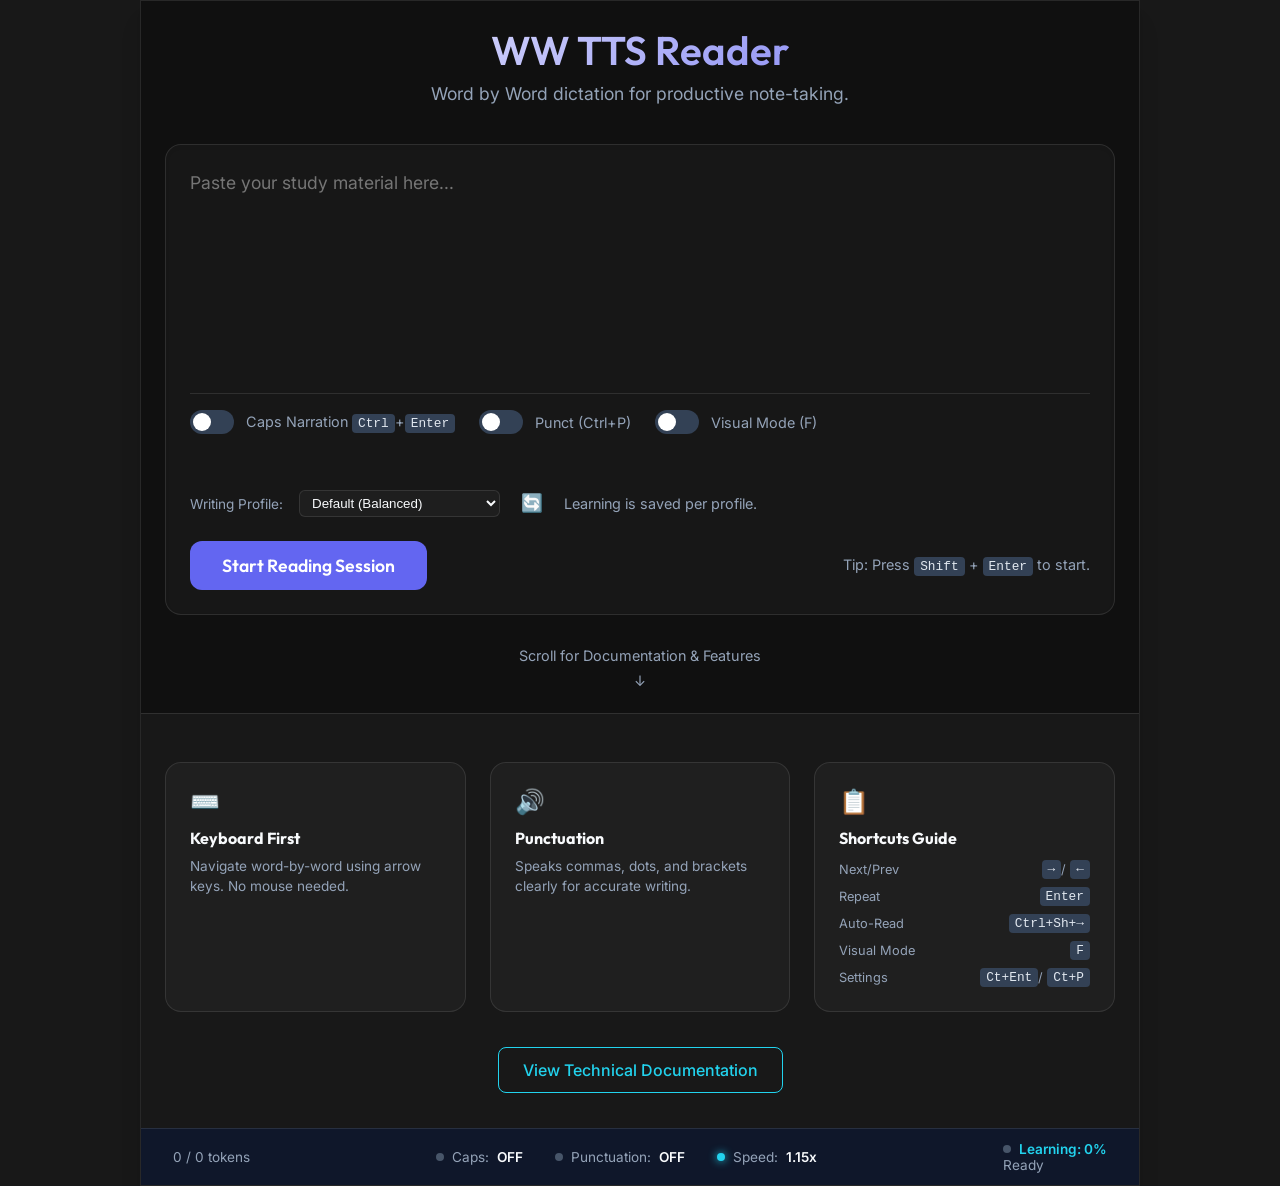
<file: index.html>
<!doctype html>
<html lang="en">

<head>
  <meta charset="UTF-8" />
  <meta name="viewport" content="width=device-width, initial-scale=1.0" />
  <title>WW TTS Reader | Active Study Note-Taking Tool</title>
  <!-- Word by Word Text To Speech Reader -->
  <meta name="description"
    content="Word-by-word text-to-speech reader designed for students to take notes with minimal eye strain. Controlled by keyboard, feature-rich speech logic." />
  <link rel="stylesheet" href="css/styles.css" />
  <link rel="preconnect" href="https://fonts.googleapis.com" />
  <link rel="preconnect" href="https://fonts.gstatic.com" crossorigin />
  <link
    href="https://fonts.googleapis.com/css2?family=Outfit:wght@300;400;500;600&family=Inter:wght@400;500;600&display=swap"
    rel="stylesheet" />
</head>

<body>
  <div id="app" class="app-container">
    <div class="paused-overlay">PAUSED (Press Space or Right Arrow to Resume)</div>
    <!-- Input Screen -->
    <section id="input-screen" class="screen active">
      <header>
        <h1>WW TTS Reader</h1>
        <p class="subtitle">
          Word by Word dictation for productive note-taking.
        </p>
      </header>

      <div class="input-card">
        <textarea id="text-input" placeholder="Paste your study material here..."></textarea>

        <div class="quick-settings">
          <div class="setting">
            <label class="switch">
              <input type="checkbox" id="caps-toggle" />
              <span class="slider"></span>
            </label>
            <span>Caps Narration <kbd>Ctrl</kbd>+<kbd>Enter</kbd></span>
          </div>
          <div class="setting">
            <label class="switch">
              <input type="checkbox" id="punct-toggle" />
              <span class="slider"></span>
            </label>
            <span>Punct (Ctrl+P)</span>
          </div>
          <div class="setting">
            <label class="switch">
              <input type="checkbox" id="visual-toggle" />
              <span class="slider"></span>
            </label>
            <span>Visual Mode (F)</span>
          </div>
        </div>

        <div class="profiles-setup">
          <span>Writing Profile:</span>
          <select id="profile-select" class="profile-select">
            <option value="default">Default (Balanced)</option>
            <option value="college">College (Slow/Slow-writing)</option>
            <option value="casual">Casual (Fast/Messy)</option>
            <option value="new">+ Create New Profile</option>
          </select>
          <button id="reset-profile-btn" class="icon-btn" title="Reset Current Profile">🔄</button>
          <span class="hint">Learning is saved per profile.</span>
        </div>

        <div class="input-actions">
          <button id="start-btn" class="primary-btn">
            Start Reading Session
          </button>
          <p class="hint">
            Tip: Press <kbd>Shift</kbd> + <kbd>Enter</kbd> to start.
          </p>
        </div>
      </div>

      <div class="scroll-prompt">
        <span>Scroll for Documentation & Features</span>
        <span class="arrow">↓</span>
      </div>
    </section>

    <!-- Session Screen -->
    <section id="session-screen" class="screen">
      <div class="session-header">
        <button id="back-btn" class="text-btn">← Edit Text</button>
        <div class="session-brand">WW TTS Reader</div>
        <div class="controls-hint">
          <kbd>←</kbd> <kbd>→</kbd> Navigate | <kbd>Enter</kbd> Repeat |
          <kbd>Ctrl</kbd>+<kbd>→</kbd> Spell
        </div>
      </div>

      <div class="token-display-area">
        <div id="prev-token" class="token secondary"></div>
        <div id="current-token" class="token active"></div>
        <div id="next-token" class="token secondary"></div>
      </div>

      <div class="context-view" id="context-view">
        <!-- Tokens will be rendered here for context -->
      </div>
    </section>

    <!-- Documentation Section (Below Fold) -->
    <section class="docs-section">
      <div class="features-grid">
        <div class="feature">
          <span class="icon">⌨️</span>
          <h3>Keyboard First</h3>
          <p>Navigate word-by-word using arrow keys. No mouse needed.</p>
        </div>
        <div class="feature">
          <span class="icon">🔊</span>
          <h3>Punctuation</h3>
          <p>
            Speaks commas, dots, and brackets clearly for accurate writing.
          </p>
        </div>
        <div class="feature shortcuts-card">
          <span class="icon">📋</span>
          <h3>Shortcuts Guide</h3>
          <div class="shortcuts-accordion">
            <div class="shortcut-item">
              <span>Next/Prev</span><kbd>→</kbd>/<kbd>←</kbd>
            </div>
            <div class="shortcut-item">
              <span>Repeat</span><kbd>Enter</kbd>
            </div>
            <div class="shortcut-item">
              <span>Auto-Read</span><kbd>Ctrl+Sh+→</kbd>
            </div>
            <div class="shortcut-item">
              <span>Visual Mode</span><kbd>F</kbd>
            </div>
            <div class="shortcut-item">
              <span>Settings</span><kbd>Ct+Ent</kbd>/<kbd>Ct+P</kbd>
            </div>
          </div>
        </div>
      </div>
      <div class="docs-link-container">
        <a href="docs/api_design.md" class="docs-link" target="_blank">View Technical Documentation</a>
      </div>
    </section>

    <!-- Status Bar -->
    <footer class="status-bar">
      <div class="status-left">
        <span id="progress-indicator">0 / 0 tokens</span>
      </div>
      <div class="status-center">
        <div class="indicator" id="caps-indicator">
          <span class="dot"></span> Caps: <span class="value">OFF</span>
        </div>
        <div class="indicator" id="punct-indicator">
          <span class="dot"></span> Punctuation:
          <span class="value">OFF</span>
        </div>
        <div class="indicator" id="speed-indicator">
          <span class="dot highlight"></span> Speed:
          <span class="value">1.15x</span>
        </div>
      </div>
      <div class="status-right">
        <div class="indicator" id="learning-indicator">
          <span class="dot"></span> <span class="value">Learning: 0%</span>
        </div>
        <span id="keyboard-status">Ready</span>
      </div>
    </footer>
  </div>

  <!-- Modals / Toast -->
  <div id="toast" class="toast hidden"></div>

  <!-- Scripts -->
  <script type="module" src="js/app.js"></script>
</body>

</html>
</file>
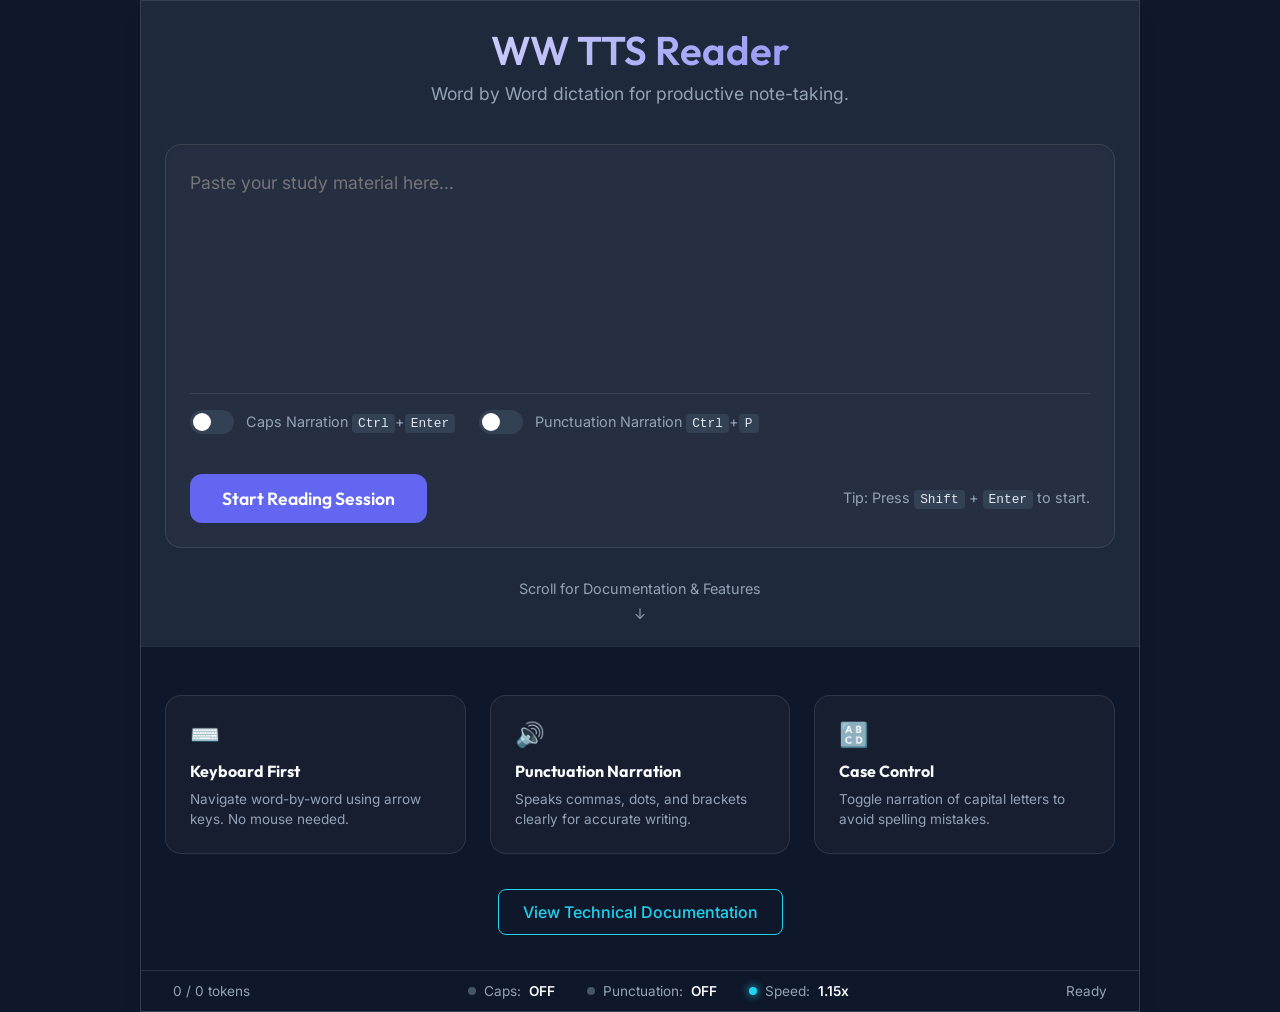
<file: frontend/index.html>
<!doctype html>
<html lang="en">
  <head>
    <meta charset="UTF-8" />
    <meta name="viewport" content="width=device-width, initial-scale=1.0" />
    <title>WW TTS Reader | Active Study Note-Taking Tool</title>
    <meta
      name="description"
      content="Word-by-word text-to-speech reader designed for students to take notes with minimal eye strain. Controlled by keyboard, feature-rich speech logic."
    />
    <link rel="stylesheet" href="css/styles.css" />
    <link rel="preconnect" href="https://fonts.googleapis.com" />
    <link rel="preconnect" href="https://fonts.gstatic.com" crossorigin />
    <link
      href="https://fonts.googleapis.com/css2?family=Outfit:wght@300;400;500;600&family=Inter:wght@400;500;600&display=swap"
      rel="stylesheet"
    />
  </head>
  <body>
    <div id="app" class="app-container">
      <!-- Input Screen -->
      <section id="input-screen" class="screen active">
        <header>
          <h1>WW TTS Reader</h1>
          <p class="subtitle">
            Word by Word dictation for productive note-taking.
          </p>
        </header>

        <div class="input-card">
          <textarea
            id="text-input"
            placeholder="Paste your study material here..."
          ></textarea>

          <div class="quick-settings">
            <div class="setting">
              <label class="switch">
                <input type="checkbox" id="caps-toggle" />
                <span class="slider"></span>
              </label>
              <span>Caps Narration <kbd>Ctrl</kbd>+<kbd>Enter</kbd></span>
            </div>
            <div class="setting">
              <label class="switch">
                <input type="checkbox" id="punct-toggle" />
                <span class="slider"></span>
              </label>
              <span>Punctuation Narration <kbd>Ctrl</kbd>+<kbd>P</kbd></span>
            </div>
          </div>

          <div class="input-actions">
            <button id="start-btn" class="primary-btn">
              Start Reading Session
            </button>
            <p class="hint">
              Tip: Press <kbd>Shift</kbd> + <kbd>Enter</kbd> to start.
            </p>
          </div>
        </div>

        <div class="scroll-prompt">
          <span>Scroll for Documentation & Features</span>
          <span class="arrow">↓</span>
        </div>
      </section>

      <!-- Documentation Section (Below Fold) -->
      <section class="docs-section">
        <div class="features-grid">
          <div class="feature">
            <span class="icon">⌨️</span>
            <h3>Keyboard First</h3>
            <p>Navigate word-by-word using arrow keys. No mouse needed.</p>
          </div>
          <div class="feature">
            <span class="icon">🔊</span>
            <h3>Punctuation Narration</h3>
            <p>
              Speaks commas, dots, and brackets clearly for accurate writing.
            </p>
          </div>
          <div class="feature">
            <span class="icon">🔠</span>
            <h3>Case Control</h3>
            <p>
              Toggle narration of capital letters to avoid spelling mistakes.
            </p>
          </div>
        </div>
        <div class="docs-link-container">
          <a href="docs/api_design.md" class="docs-link" target="_blank"
            >View Technical Documentation</a
          >
        </div>
      </section>

      <!-- Session Screen -->
      <section id="session-screen" class="screen">
        <div class="session-header">
          <button id="back-btn" class="text-btn">← Edit Text</button>
          <div class="session-brand">WW TTS Reader</div>
          <div class="controls-hint">
            <kbd>←</kbd> <kbd>→</kbd> Navigate | <kbd>Enter</kbd> Repeat |
            <kbd>Ctrl</kbd>+<kbd>→</kbd> Spell
          </div>
        </div>

        <div class="token-display-area">
          <div id="prev-token" class="token secondary"></div>
          <div id="current-token" class="token active"></div>
          <div id="next-token" class="token secondary"></div>
        </div>

        <div class="context-view" id="context-view">
          <!-- Tokens will be rendered here for context -->
        </div>
      </section>

      <!-- Status Bar -->
      <footer class="status-bar">
        <div class="status-left">
          <span id="progress-indicator">0 / 0 tokens</span>
        </div>
        <div class="status-center">
          <div class="indicator" id="caps-indicator">
            <span class="dot"></span> Caps: <span class="value">OFF</span>
          </div>
          <div class="indicator" id="punct-indicator">
            <span class="dot"></span> Punctuation:
            <span class="value">OFF</span>
          </div>
          <div class="indicator" id="speed-indicator">
            <span class="dot highlight"></span> Speed:
            <span class="value">1.15x</span>
          </div>
        </div>
        <div class="status-right">
          <span id="keyboard-status">Ready</span>
        </div>
      </footer>
    </div>

    <!-- Modals / Toast -->
    <div id="toast" class="toast hidden"></div>

    <!-- Scripts -->
    <script type="module" src="js/app.js"></script>
  </body>
</html>
</file>
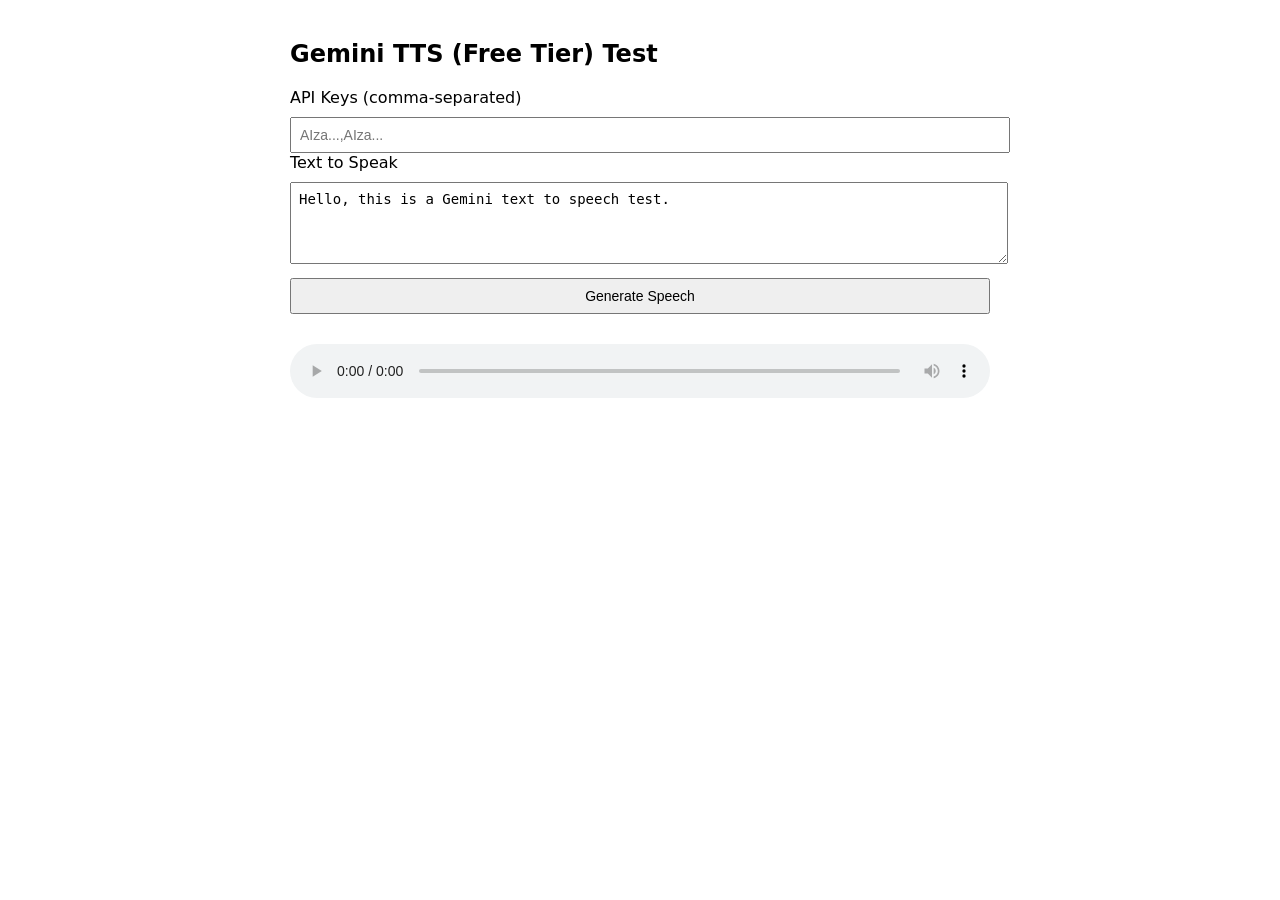
<file: test.html>
<!DOCTYPE html>
<html lang="en">
<head>
  <meta charset="UTF-8" />
  <link rel="icon" href="data:," />

  <title>Gemini TTS Test</title>
  <style>
    body {
      font-family: system-ui, sans-serif;
      max-width: 700px;
      margin: 40px auto;
    }
    textarea, input, button {
      width: 100%;
      margin-top: 10px;
      padding: 8px;
      font-size: 14px;
    }
    button {
      cursor: pointer;
    }
    audio {
      margin-top: 20px;
      width: 100%;
    }
    .status {
      margin-top: 10px;
      font-size: 13px;
    }
  </style>
</head>
<body>

<h2>Gemini TTS (Free Tier) Test</h2>

<label>API Keys (comma-separated)</label>
<input id="keys" placeholder="AIza...,AIza..." />

<label>Text to Speak</label>
<textarea id="text" rows="4">Hello, this is a Gemini text to speech test.</textarea>

<button id="run">Generate Speech</button>

<div class="status" id="status"></div>
<audio id="audio" controls></audio>

<script>
const MODEL = "gemini-2.5-flash-preview-tts";
const ENDPOINT = "https://generativelanguage.googleapis.com/v1beta/models/";

let apiKeys = [];
let keyIndex = 0;

function rotateKey() {
  if (apiKeys.length > 1) {
    const failed = apiKeys.splice(keyIndex, 1)[0];
    apiKeys.push(failed); // move to lowest priority
    keyIndex = 0;
  }
}

async function generateTTS() {
  const status = document.getElementById("status");
  const audio = document.getElementById("audio");

  if (apiKeys.length === 0) {
    status.textContent = "No API keys provided.";
    return;
  }

  const text = document.getElementById("text").value.trim();
  if (!text) {
    status.textContent = "Text is empty.";
    return;
  }

  const key = apiKeys[keyIndex];
  status.textContent = `Using key ${keyIndex + 1}/${apiKeys.length}…`;

  const url = `${ENDPOINT}${MODEL}:generateContent?key=${key}`;

  try {
    const res = await fetch(url, {
      method: "POST",
      headers: { "Content-Type": "application/json" },
      body: JSON.stringify({
  "contents": [
    {
      "parts": [
        { "text": "Hello world from Gemini TTS" }
      ]
    }
  ],
  "generationConfig": {
    "responseModalities": ["AUDIO"],
    "speechConfig": {
      "voiceConfig": {
        "prebuiltVoiceConfig": {
          "voiceName": "Kore"
        }
    }
  }
}

      })
    });

    if (!res.ok) throw new Error(`HTTP ${res.status}`);

    const data = await res.json();

    // Gemini returns base64 audio in inlineData
    const audioPart =
      data.candidates?.[0]?.content?.parts?.find(p => p.inlineData);

    if (!audioPart) {
      throw new Error("No audio data returned");
    }

    const base64 = audioPart.inlineData.data;
    const mime = audioPart.inlineData.mimeType;

    audio.src = `data:${mime};base64,${base64}`;
    audio.play();

    status.textContent = "Success ✅";
  } catch (err) {
    console.error(err);
    status.textContent = `Key failed → rotating (${err.message})`;
    rotateKey();
  }
}

document.getElementById("run").onclick = () => {
  apiKeys = document
    .getElementById("keys")
    .value
    .split(",")
    .map(k => k.trim())
    .filter(Boolean);

  keyIndex = 0;
  generateTTS();
};
</script>

</body>
</html>
</file>
<file: css/styles.css>
:root {
  --primary: #6366f1;
  --primary-hover: #4f46e5;
  --bg-main: #181818;
  --bg-card: #101010;
  --text-main: #f8fafc;
  --text-muted: #94a3b8;
  --accent: #22d3ee;
  --danger: #ef4444;
  --success: #10b981;
  --glass: rgba(255, 255, 255, 0.03);
  --glass-border: rgba(255, 255, 255, 0.1);
  --font-outfit: "Outfit", sans-serif;
  --font-inter: "Inter", sans-serif;
  --shadow-xl:
    0 20px 25px -5px rgb(0 0 0 / 0.1), 0 8px 10px -6px rgb(0 0 0 / 0.1);
}

* {
  margin: 0;
  padding: 0;
  box-sizing: border-box;
  -webkit-font-smoothing: antialiased;
}

body {
  background-color: var(--bg-main);
  color: var(--text-main);
  font-family: var(--font-inter);
  min-height: 100vh;
  margin: 0;
  display: flex;
  justify-content: center;
  align-items: flex-start; /* Better for scrolling content */
}

.app-container {
  width: 100%;
  max-width: 1000px;
  min-height: 100vh;
  display: flex;
  flex-direction: column;
  position: relative;
  background: var(--bg-card);
  box-shadow: var(--shadow-xl);
  border: 1px solid var(--glass-border);
  overflow-x: hidden;
}

/* Screens */
.screen {
  flex: 1;
  display: none;
  flex-direction: column;
  padding: 1.5rem;
}

.screen.active {
  display: flex;
}

/* Input Screen */
#input-screen header {
  text-align: center;
  margin-bottom: 2.5rem;
}

h1 {
  font-family: var(--font-outfit);
  font-size: 2.5rem;
  font-weight: 600;
  background: linear-gradient(135deg, #fff 0%, var(--primary) 100%);
  -webkit-background-clip: text;
  background-clip: text;
  -webkit-text-fill-color: transparent;
  margin-bottom: 0.5rem;
}

.subtitle {
  color: var(--text-muted);
  font-size: 1.1rem;
}

.input-card {
  background: var(--glass);
  border: 1px solid var(--glass-border);
  border-radius: 16px;
  padding: 1.5rem;
  display: flex;
  flex-direction: column;
  gap: 1.5rem;
  box-shadow: inset 0 2px 4px 0 rgba(0, 0, 0, 0.05);
}

#text-input {
  width: 100%;
  height: 200px; /* Reduced base height */
  max-height: 40vh; /* Responsive height */
  background: transparent;
  border: none;
  color: var(--text-main);
  font-size: 1.1rem;
  line-height: 1.6;
  resize: none;
  outline: none;
  font-family: var(--font-inter);
}

.quick-settings {
  display: flex;
  flex-wrap: wrap;
  gap: 1.5rem;
  padding: 1rem 0;
  border-top: 1px solid var(--glass-border);
}

.setting {
  display: flex;
  align-items: center;
  gap: 0.75rem;
  font-size: 0.9rem;
  color: var(--text-muted);
}

/* Toggle Switch Styles */
.switch {
  position: relative;
  display: inline-block;
  width: 44px;
  height: 24px;
}

.switch input {
  opacity: 0;
  width: 0;
  height: 0;
}

.slider {
  position: absolute;
  cursor: pointer;
  top: 0;
  left: 0;
  right: 0;
  bottom: 0;
  background-color: #334155;
  transition: 0.4s;
  border-radius: 24px;
}

.slider:before {
  position: absolute;
  content: "";
  height: 18px;
  width: 18px;
  left: 3px;
  bottom: 3px;
  background-color: white;
  transition: 0.4s;
  border-radius: 50%;
}

input:checked + .slider {
  background-color: var(--primary);
}

input:checked + .slider:before {
  transform: translateX(20px);
}

.input-actions {
  display: flex;
  justify-content: space-between;
  align-items: center;
}

.primary-btn {
  background: var(--primary);
  color: white;
  border: none;
  padding: 0.8rem 2rem;
  border-radius: 12px;
  font-size: 1.1rem;
  font-weight: 600;
  cursor: pointer;
  transition: all 0.2s ease;
  font-family: var(--font-outfit);
}

.primary-btn:hover {
  background: var(--primary-hover);
  transform: translateY(-2px);
  box-shadow: 0 10px 15px -3px rgba(99, 102, 241, 0.4);
}

.hint {
  color: var(--text-muted);
  font-size: 0.9rem;
}

kbd {
  background: #334155;
  border-radius: 4px;
  padding: 2px 6px;
  font-family: monospace;
  font-size: 0.8rem;
  color: #e2e8f0;
}

.scroll-prompt {
  text-align: center;
  margin-top: 2rem;
  color: var(--text-muted);
  font-size: 0.9rem;
  display: flex;
  flex-direction: column;
  gap: 0.5rem;
  animation: bounce 2s infinite;
}

@keyframes bounce {
  0%,
  100% {
    transform: translateY(0);
  }
  50% {
    transform: translateY(5px);
  }
}

.docs-section {
  padding: 3rem 1.5rem;
  background: var(--bg-main);
  border-top: 1px solid var(--glass-border);
}

.docs-link-container {
  text-align: center;
  margin-top: 3rem;
}

.docs-link {
  color: var(--accent);
  text-decoration: none;
  font-weight: 500;
  border: 1px solid var(--accent);
  padding: 0.75rem 1.5rem;
  border-radius: 8px;
  transition: all 0.2s;
}

.docs-link:hover {
  background: var(--accent);
  color: var(--bg-main);
}

.shortcuts-accordion {
  display: flex;
  flex-direction: column;
  gap: 0.5rem;
  margin-top: 0.75rem;
}

.shortcut-item {
  display: flex;
  justify-content: space-between;
  align-items: center;
  font-size: 0.8rem;
  color: var(--text-muted);
}

.shortcut-item span {
  flex: 1;
}

.shortcut-item kbd {
  margin-left: 4px;
}

/* Visual Mode Styles */
.line-wrapper {
  display: block;
  width: 100%;
  text-align: left;
  border-bottom: 1px solid rgba(255, 255, 255, 0.05);
  padding: 12px 0;
  min-height: 1.5rem;
  transition: all 0.2s;
}

.line-wrapper.current-line {
  background: rgba(99, 102, 241, 0.1);
  border-left: 3px solid var(--primary);
  padding-left: 16px;
  opacity: 1;
}

.line-wrapper.next-line-hint {
  opacity: 0.05; /* Very faded next line */
  filter: blur(0.5px);
}

/* Features Grid */
.features-grid {
  display: grid;
  grid-template-columns: repeat(auto-fit, minmax(280px, 1fr));
  gap: 1.5rem;
}

.feature {
  padding: 1.5rem;
  border-radius: 16px;
  background: var(--glass);
  border: 1px solid var(--glass-border);
}

.feature .icon {
  font-size: 1.5rem;
  margin-bottom: 0.75rem;
  display: block;
}

.feature h3 {
  font-family: var(--font-outfit);
  font-size: 1rem;
  margin-bottom: 0.5rem;
}

.feature p {
  font-size: 0.85rem;
  color: var(--text-muted);
  line-height: 1.5;
}

/* Session Screen */
.session-header {
  display: flex;
  justify-content: space-between;
  align-items: center;
  margin-bottom: 2rem;
}

.text-btn {
  background: transparent;
  border: none;
  color: var(--text-muted);
  cursor: pointer;
  font-size: 0.9rem;
  transition: color 0.2s;
}

.text-btn:hover {
  color: var(--text-main);
}

.session-brand {
  font-family: var(--font-outfit);
  font-weight: 600;
  color: var(--text-muted);
  letter-spacing: 1px;
}

.controls-hint {
  font-size: 0.8rem;
  color: var(--text-muted);
}

.token-display-area {
  display: flex;
  justify-content: center;
  align-items: center;
  gap: 2rem;
  margin: 4rem 0;
  perspective: 1000px;
}

.token {
  font-family: var(--font-outfit);
  padding: 1rem 2rem;
  border-radius: 12px;
  transition: all 0.3s cubic-bezier(0.4, 0, 0.2, 1);
  min-width: 120px;
  text-align: center;
}

.token.active {
  font-size: 3rem;
  font-weight: 600;
  background: var(--primary);
  color: white;
  box-shadow: 0 20px 40px -10px rgba(99, 102, 241, 0.5);
  transform: scale(1.1);
}

.token.secondary {
  font-size: 1.5rem;
  color: var(--text-muted);
  opacity: 0.5;
  filter: blur(1px);
}

.context-view {
  flex: 1;
  background: var(--glass);
  border: 1px solid var(--glass-border);
  border-radius: 16px;
  padding: 2rem;
  overflow-y: auto;
  line-height: 2;
  font-size: 1.2rem;
  color: var(--text-muted);
  text-align: center;
}

.context-token {
  display: inline-block;
  margin: 0 4px;
  transition: color 0.2s;
}

.context-token.highlight {
  color: var(--primary);
  font-weight: 600;
}

.context-token.is-phonetic,
.token.active.is-phonetic {
  background: rgba(234, 179, 8, 0.4); /* Yellow-ish background */
  box-shadow: 0 0 10px rgba(234, 179, 8, 0.2);
  border-radius: 4px;
}

.token.active.is-phonetic {
  background: #eab308; /* Solid yellow for the main display */
  color: #000;
}

/* Status Bar */
.status-bar {
  background: #0f172a;
  border-top: 1px solid var(--glass-border);
  padding: 0.75rem 2rem;
  display: flex;
  justify-content: space-between;
  align-items: center;
  font-size: 0.85rem;
  color: var(--text-muted);
}

.status-center {
  display: flex;
  gap: 2rem;
}

.indicator {
  display: flex;
  align-items: center;
  gap: 0.5rem;
}

.dot {
  width: 8px;
  height: 8px;
  border-radius: 50%;
  background: #475569;
}

.dot.highlight {
  background: var(--accent);
  box-shadow: 0 0 8px var(--accent);
}

.indicator .value {
  color: var(--text-main);
  font-weight: 600;
}

/* Toast */
.toast {
  position: fixed;
  bottom: 5rem;
  left: 50%;
  transform: translateX(-50%);
  background: var(--bg-card);
  border: 1px solid var(--primary);
  color: white;
  padding: 0.75rem 1.5rem;
  border-radius: 10px;
  box-shadow: var(--shadow-xl);
  z-index: 100;
  transition:
    opacity 0.3s,
    transform 0.3s;
}

.toast.hidden {
  opacity: 0;
  transform: translate(-50%, 10px);
  pointer-events: none;
}

/* Custom Scrollbar */
::-webkit-scrollbar {
  width: 6px;
}

::-webkit-scrollbar-track {
  background: transparent;
}

::-webkit-scrollbar-thumb {
  background: #334155;
  border-radius: 10px;
}

::-webkit-scrollbar-thumb:hover {
  background: #475569;
}
/* PAD System Styles */
#learning-indicator .value {
  color: var(--accent);
}

.paused-overlay {
  position: absolute;
  top: 50%;
  left: 50%;
  transform: translate(-50%, -50%);
  background: rgba(0, 0, 0, 0.8);
  color: white;
  padding: 1rem 2rem;
  border-radius: 12px;
  font-weight: 600;
  pointer-events: none;
  z-index: 50;
  display: none;
}

.paused .paused-overlay {
  display: block;
}

.profiles-setup {
  margin-top: 1rem;
  display: flex;
  align-items: center;
  gap: 1rem;
  font-size: 0.85rem;
  color: var(--text-muted);
}

.profile-select {
  background: var(--glass);
  border: 1px solid var(--glass-border);
  color: var(--text-main);
  padding: 4px 8px;
  border-radius: 6px;
  outline: none;
  cursor: pointer;
}

.icon-btn {
    background: transparent;
    border: none;
    font-size: 1.1rem;
    cursor: pointer;
    transition: transform 0.2s;
    padding: 0 5px;
}

.icon-btn:hover {
    transform: rotate(180deg);
}
</file>
<file: frontend/css/styles.css>
:root {
  --primary: #6366f1;
  --primary-hover: #4f46e5;
  --bg-main: #0f172a;
  --bg-card: #1e293b;
  --text-main: #f8fafc;
  --text-muted: #94a3b8;
  --accent: #22d3ee;
  --danger: #ef4444;
  --success: #10b981;
  --glass: rgba(255, 255, 255, 0.03);
  --glass-border: rgba(255, 255, 255, 0.1);
  --font-outfit: "Outfit", sans-serif;
  --font-inter: "Inter", sans-serif;
  --shadow-xl:
    0 20px 25px -5px rgb(0 0 0 / 0.1), 0 8px 10px -6px rgb(0 0 0 / 0.1);
}

* {
  margin: 0;
  padding: 0;
  box-sizing: border-box;
  -webkit-font-smoothing: antialiased;
}

body {
  background-color: var(--bg-main);
  color: var(--text-main);
  font-family: var(--font-inter);
  min-height: 100vh;
  margin: 0;
  display: flex;
  justify-content: center;
  align-items: flex-start; /* Better for scrolling content */
}

.app-container {
  width: 100%;
  max-width: 1000px;
  min-height: 100vh;
  display: flex;
  flex-direction: column;
  position: relative;
  background: var(--bg-card);
  box-shadow: var(--shadow-xl);
  border: 1px solid var(--glass-border);
  overflow-x: hidden;
}

/* Screens */
.screen {
  flex: 1;
  display: none;
  flex-direction: column;
  padding: 1.5rem;
}

.screen.active {
  display: flex;
}

/* Input Screen */
#input-screen header {
  text-align: center;
  margin-bottom: 2.5rem;
}

h1 {
  font-family: var(--font-outfit);
  font-size: 2.5rem;
  font-weight: 600;
  background: linear-gradient(135deg, #fff 0%, var(--primary) 100%);
  -webkit-background-clip: text;
  background-clip: text;
  -webkit-text-fill-color: transparent;
  margin-bottom: 0.5rem;
}

.subtitle {
  color: var(--text-muted);
  font-size: 1.1rem;
}

.input-card {
  background: var(--glass);
  border: 1px solid var(--glass-border);
  border-radius: 16px;
  padding: 1.5rem;
  display: flex;
  flex-direction: column;
  gap: 1.5rem;
  box-shadow: inset 0 2px 4px 0 rgba(0, 0, 0, 0.05);
}

#text-input {
  width: 100%;
  height: 200px; /* Reduced base height */
  max-height: 40vh; /* Responsive height */
  background: transparent;
  border: none;
  color: var(--text-main);
  font-size: 1.1rem;
  line-height: 1.6;
  resize: none;
  outline: none;
  font-family: var(--font-inter);
}

.quick-settings {
  display: flex;
  flex-wrap: wrap;
  gap: 1.5rem;
  padding: 1rem 0;
  border-top: 1px solid var(--glass-border);
}

.setting {
  display: flex;
  align-items: center;
  gap: 0.75rem;
  font-size: 0.9rem;
  color: var(--text-muted);
}

/* Toggle Switch Styles */
.switch {
  position: relative;
  display: inline-block;
  width: 44px;
  height: 24px;
}

.switch input {
  opacity: 0;
  width: 0;
  height: 0;
}

.slider {
  position: absolute;
  cursor: pointer;
  top: 0;
  left: 0;
  right: 0;
  bottom: 0;
  background-color: #334155;
  transition: .4s;
  border-radius: 24px;
}

.slider:before {
  position: absolute;
  content: "";
  height: 18px;
  width: 18px;
  left: 3px;
  bottom: 3px;
  background-color: white;
  transition: .4s;
  border-radius: 50%;
}

input:checked + .slider {
  background-color: var(--primary);
}

input:checked + .slider:before {
  transform: translateX(20px);
}

.input-actions {
  display: flex;
  justify-content: space-between;
  align-items: center;
}

.primary-btn {
  background: var(--primary);
  color: white;
  border: none;
  padding: 0.8rem 2rem;
  border-radius: 12px;
  font-size: 1.1rem;
  font-weight: 600;
  cursor: pointer;
  transition: all 0.2s ease;
  font-family: var(--font-outfit);
}

.primary-btn:hover {
  background: var(--primary-hover);
  transform: translateY(-2px);
  box-shadow: 0 10px 15px -3px rgba(99, 102, 241, 0.4);
}

.hint {
  color: var(--text-muted);
  font-size: 0.9rem;
}

kbd {
  background: #334155;
  border-radius: 4px;
  padding: 2px 6px;
  font-family: monospace;
  font-size: 0.8rem;
  color: #e2e8f0;
}

.scroll-prompt {
  text-align: center;
  margin-top: 2rem;
  color: var(--text-muted);
  font-size: 0.9rem;
  display: flex;
  flex-direction: column;
  gap: 0.5rem;
  animation: bounce 2s infinite;
}

@keyframes bounce {
  0%, 100% { transform: translateY(0); }
  50% { transform: translateY(5px); }
}

.docs-section {
  padding: 3rem 1.5rem;
  background: var(--bg-main);
  border-top: 1px solid var(--glass-border);
}

.docs-link-container {
  text-align: center;
  margin-top: 3rem;
}

.docs-link {
  color: var(--accent);
  text-decoration: none;
  font-weight: 500;
  border: 1px solid var(--accent);
  padding: 0.75rem 1.5rem;
  border-radius: 8px;
  transition: all 0.2s;
}

.docs-link:hover {
  background: var(--accent);
  color: var(--bg-main);
}

/* Features Grid */
.features-grid {
  display: grid;
  grid-template-columns: repeat(auto-fit, minmax(280px, 1fr));
  gap: 1.5rem;
}

.feature {
  padding: 1.5rem;
  border-radius: 16px;
  background: var(--glass);
  border: 1px solid var(--glass-border);
}

.feature .icon {
  font-size: 1.5rem;
  margin-bottom: 0.75rem;
  display: block;
}

.feature h3 {
  font-family: var(--font-outfit);
  font-size: 1rem;
  margin-bottom: 0.5rem;
}

.feature p {
  font-size: 0.85rem;
  color: var(--text-muted);
  line-height: 1.5;
}

/* Session Screen */
.session-header {
  display: flex;
  justify-content: space-between;
  align-items: center;
  margin-bottom: 2rem;
}

.text-btn {
  background: transparent;
  border: none;
  color: var(--text-muted);
  cursor: pointer;
  font-size: 0.9rem;
  transition: color 0.2s;
}

.text-btn:hover {
  color: var(--text-main);
}

.session-brand {
  font-family: var(--font-outfit);
  font-weight: 600;
  color: var(--text-muted);
  letter-spacing: 1px;
}

.controls-hint {
  font-size: 0.8rem;
  color: var(--text-muted);
}

.token-display-area {
  display: flex;
  justify-content: center;
  align-items: center;
  gap: 2rem;
  margin: 4rem 0;
  perspective: 1000px;
}

.token {
  font-family: var(--font-outfit);
  padding: 1rem 2rem;
  border-radius: 12px;
  transition: all 0.3s cubic-bezier(0.4, 0, 0.2, 1);
  min-width: 120px;
  text-align: center;
}

.token.active {
  font-size: 3rem;
  font-weight: 600;
  background: var(--primary);
  color: white;
  box-shadow: 0 20px 40px -10px rgba(99, 102, 241, 0.5);
  transform: scale(1.1);
}

.token.secondary {
  font-size: 1.5rem;
  color: var(--text-muted);
  opacity: 0.5;
  filter: blur(1px);
}

.context-view {
  flex: 1;
  background: var(--glass);
  border: 1px solid var(--glass-border);
  border-radius: 16px;
  padding: 2rem;
  overflow-y: auto;
  line-height: 2;
  font-size: 1.2rem;
  color: var(--text-muted);
  text-align: center;
}

.context-token {
  display: inline-block;
  margin: 0 4px;
  transition: color 0.2s;
}

.context-token.highlight {
  color: var(--primary);
  font-weight: 600;
}

/* Status Bar */
.status-bar {
  background: #0f172a;
  border-top: 1px solid var(--glass-border);
  padding: 0.75rem 2rem;
  display: flex;
  justify-content: space-between;
  align-items: center;
  font-size: 0.85rem;
  color: var(--text-muted);
}

.status-center {
  display: flex;
  gap: 2rem;
}

.indicator {
  display: flex;
  align-items: center;
  gap: 0.5rem;
}

.dot {
  width: 8px;
  height: 8px;
  border-radius: 50%;
  background: #475569;
}

.dot.highlight {
  background: var(--accent);
  box-shadow: 0 0 8px var(--accent);
}

.indicator .value {
  color: var(--text-main);
  font-weight: 600;
}

/* Toast */
.toast {
  position: fixed;
  bottom: 5rem;
  left: 50%;
  transform: translateX(-50%);
  background: var(--bg-card);
  border: 1px solid var(--primary);
  color: white;
  padding: 0.75rem 1.5rem;
  border-radius: 10px;
  box-shadow: var(--shadow-xl);
  z-index: 100;
  transition:
    opacity 0.3s,
    transform 0.3s;
}

.toast.hidden {
  opacity: 0;
  transform: translate(-50%, 10px);
  pointer-events: none;
}

/* Custom Scrollbar */
::-webkit-scrollbar {
  width: 6px;
}

::-webkit-scrollbar-track {
  background: transparent;
}

::-webkit-scrollbar-thumb {
  background: #334155;
  border-radius: 10px;
}

::-webkit-scrollbar-thumb:hover {
  background: #475569;
}
</file>
